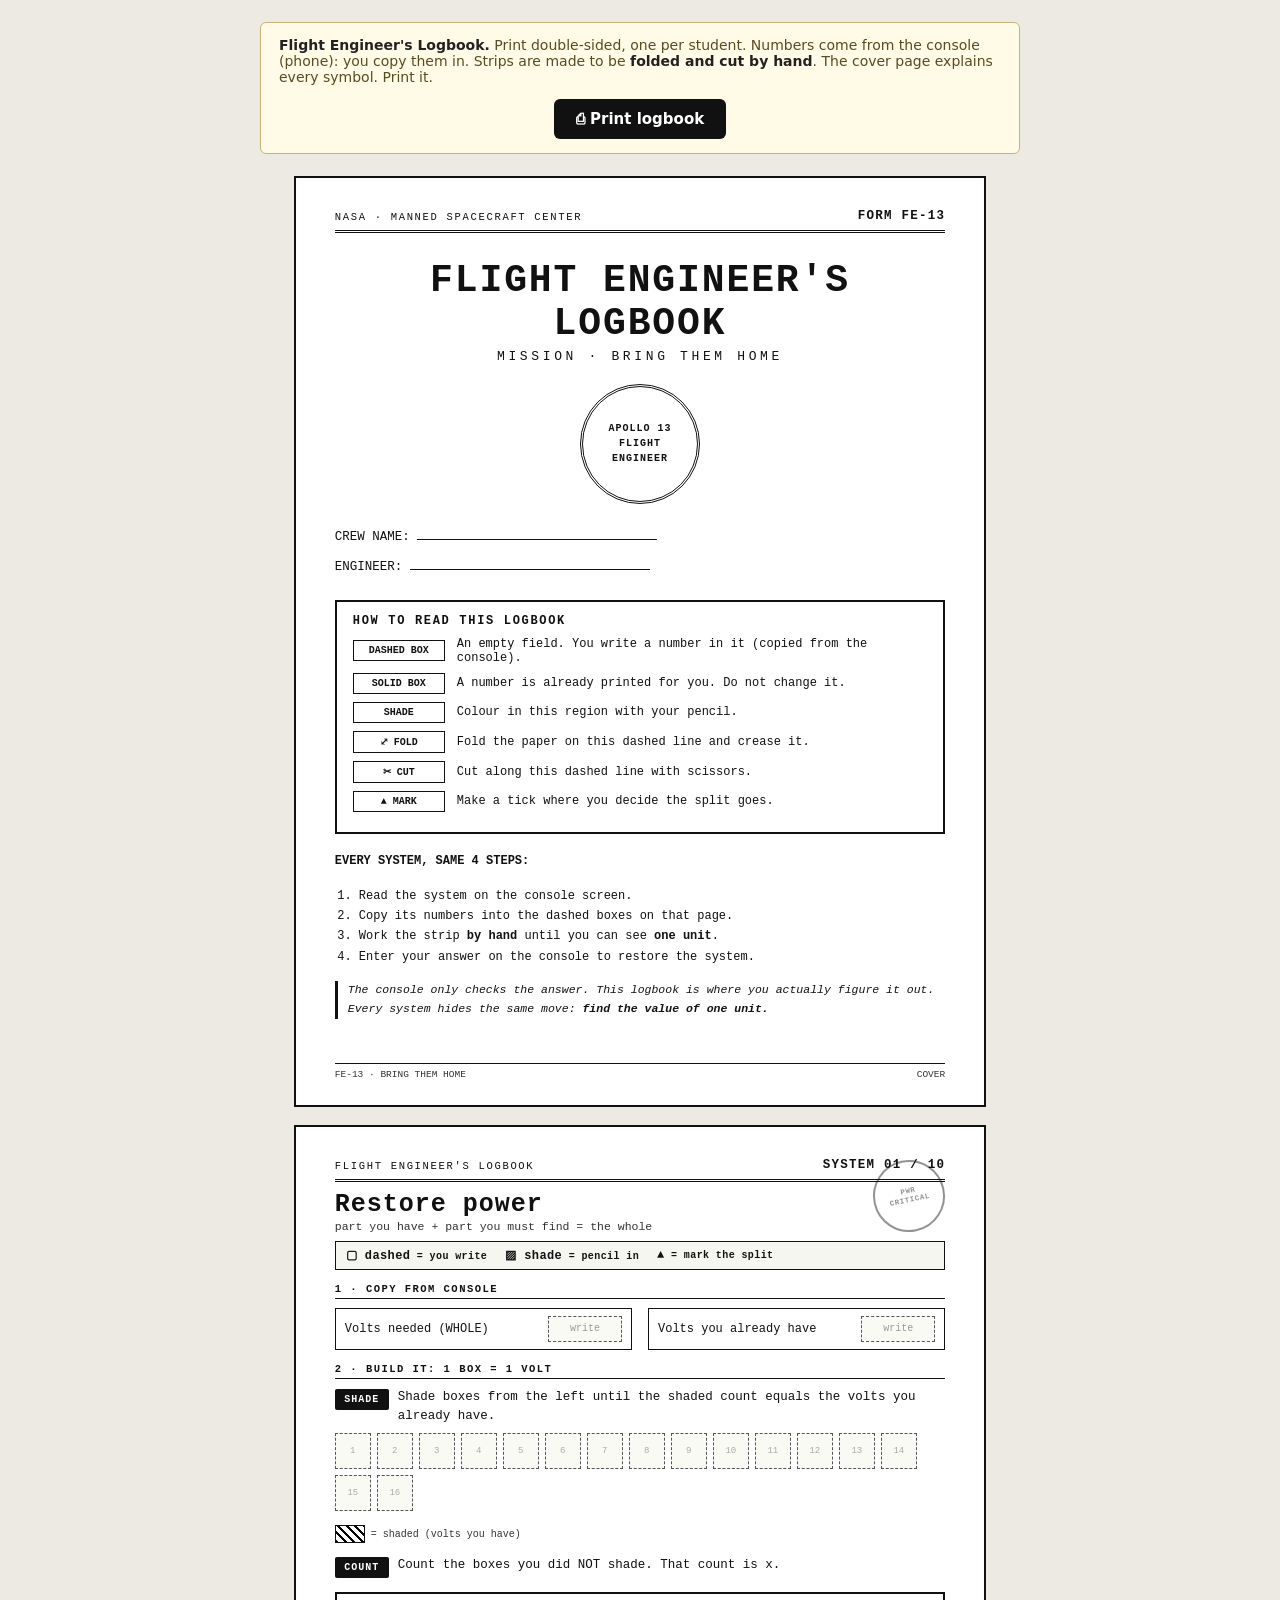
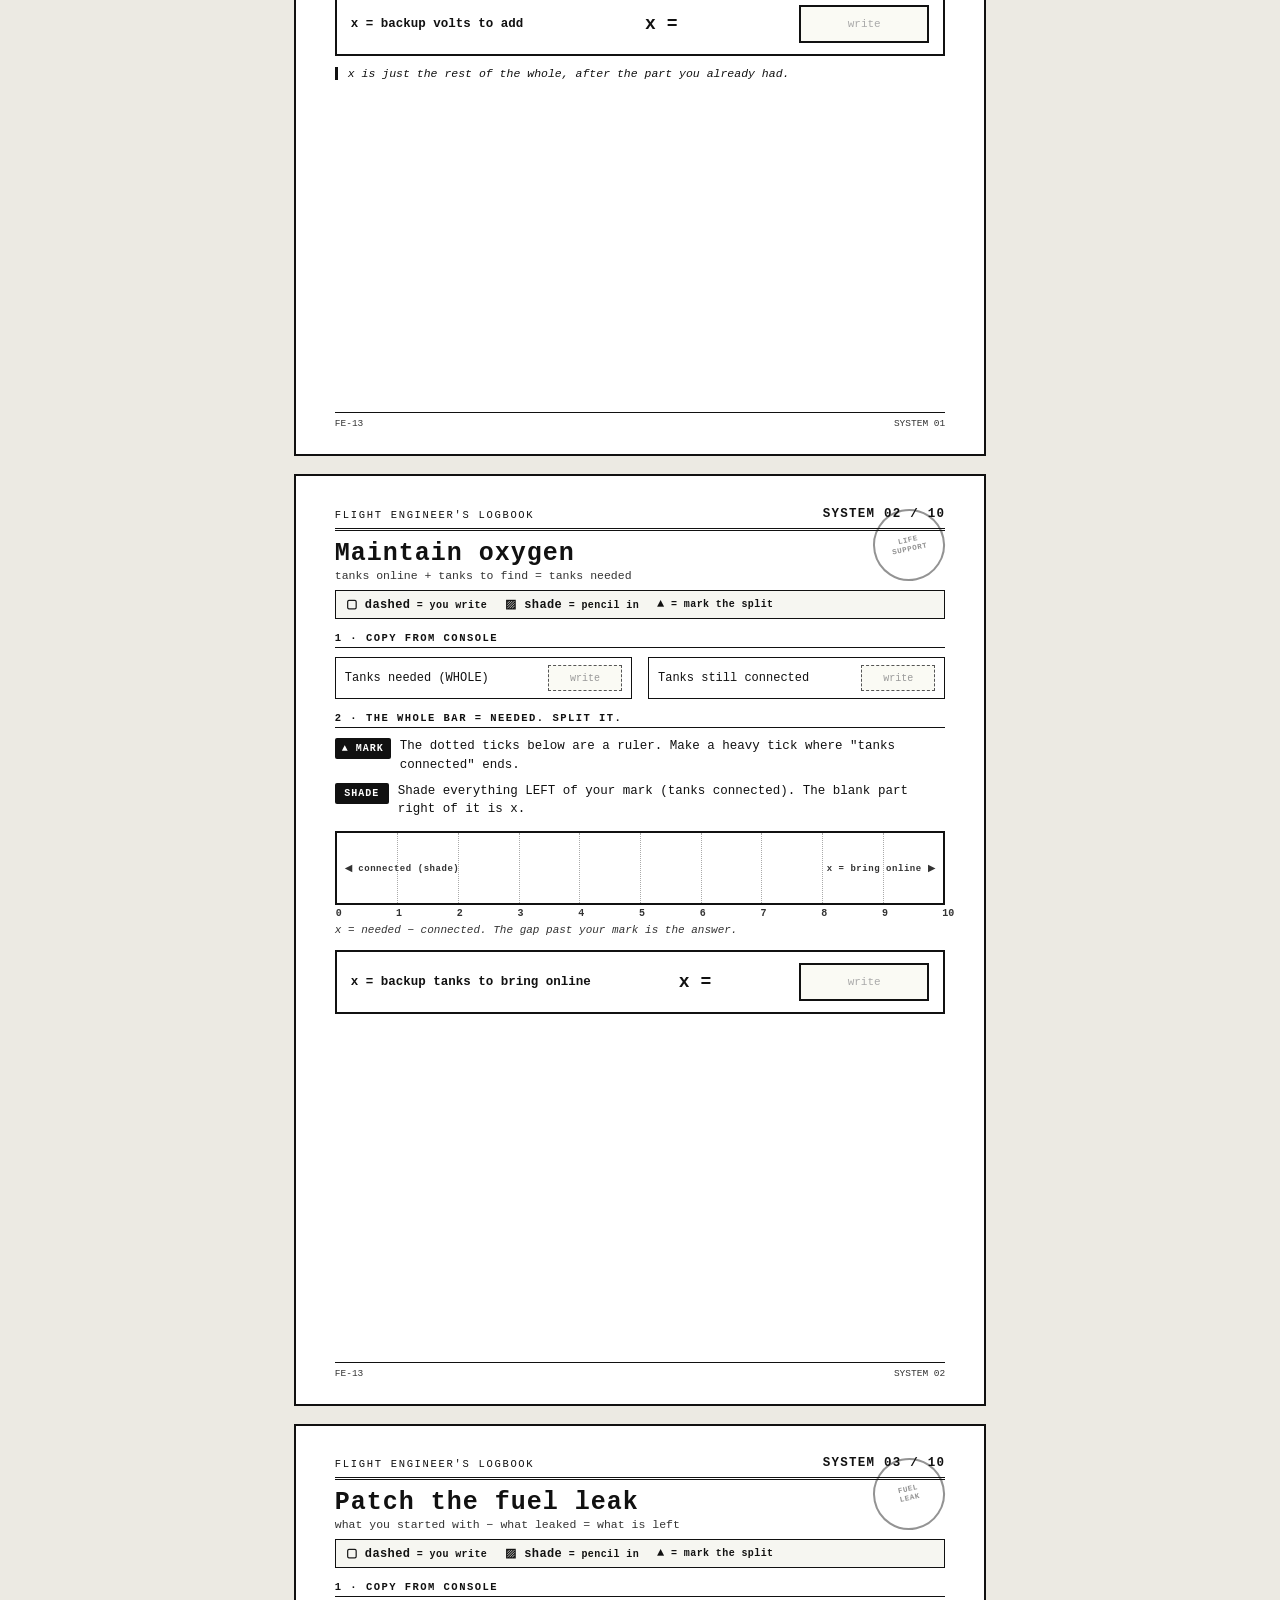
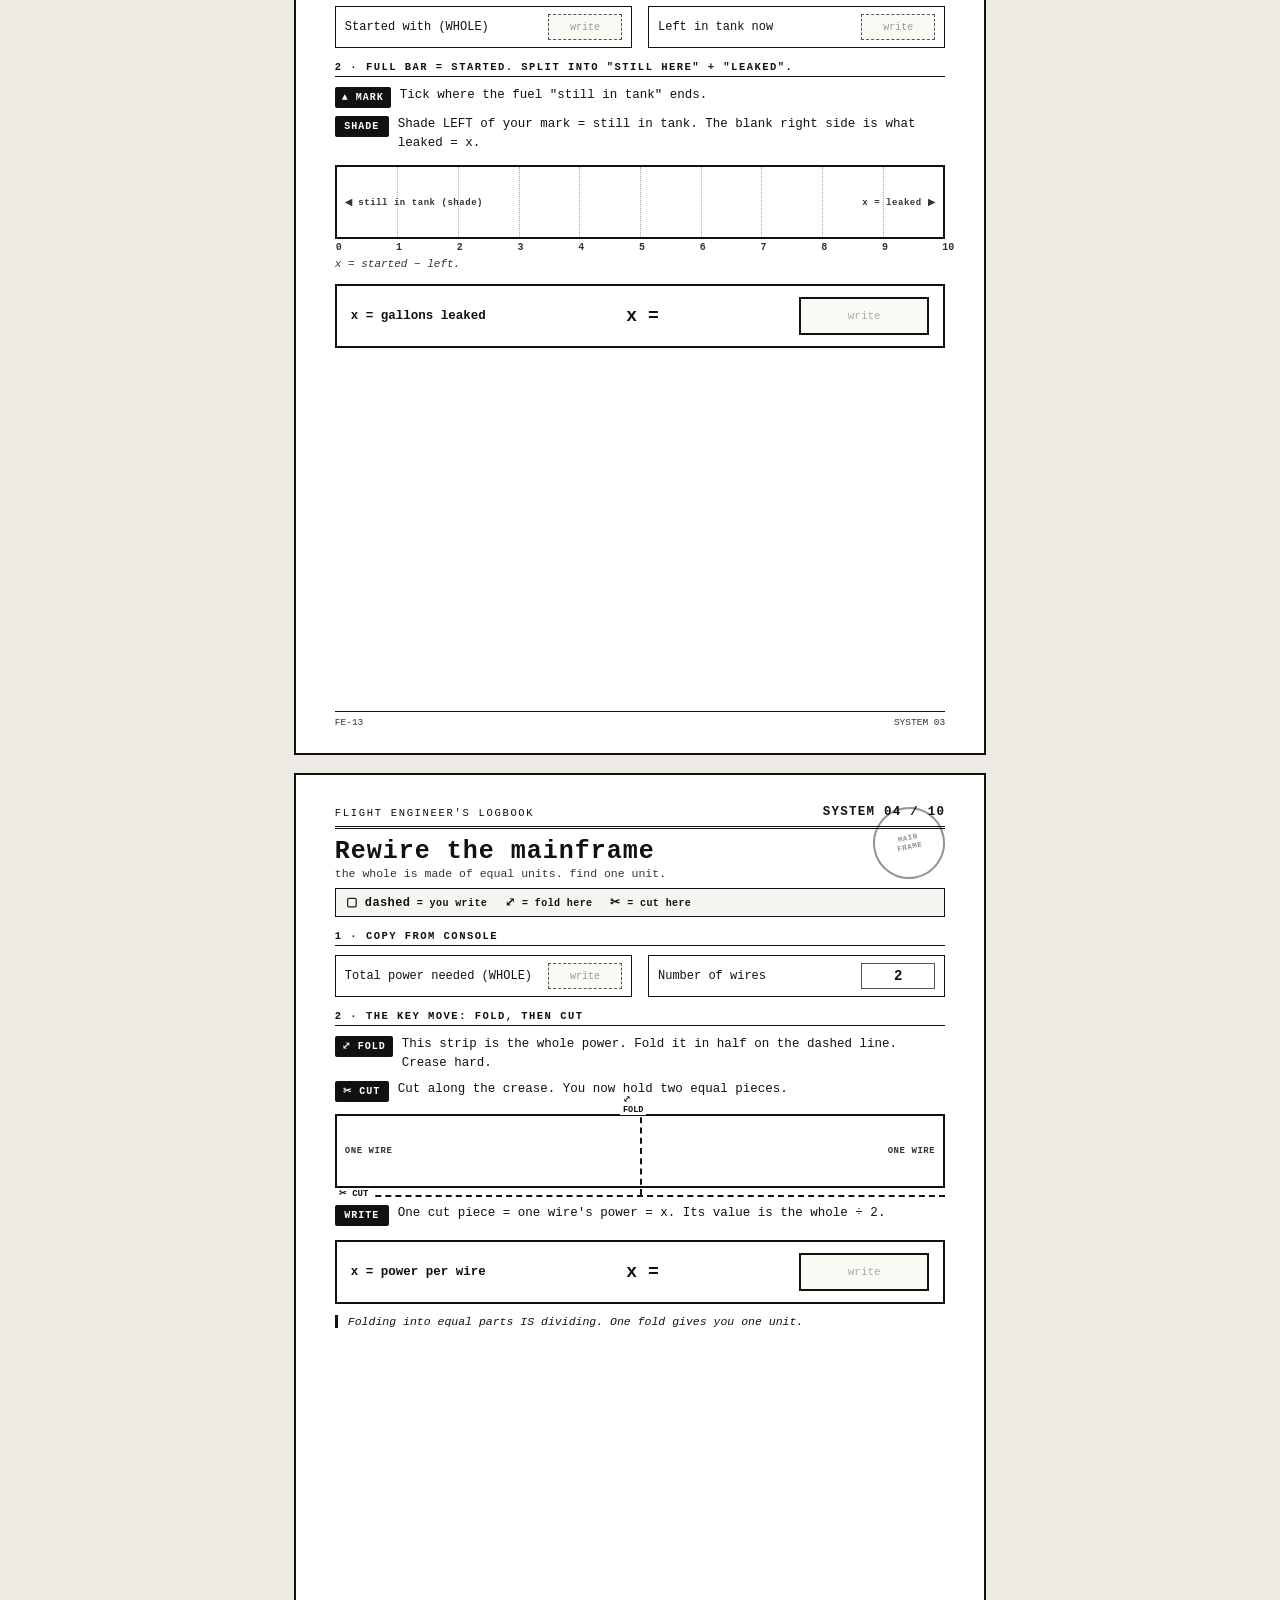
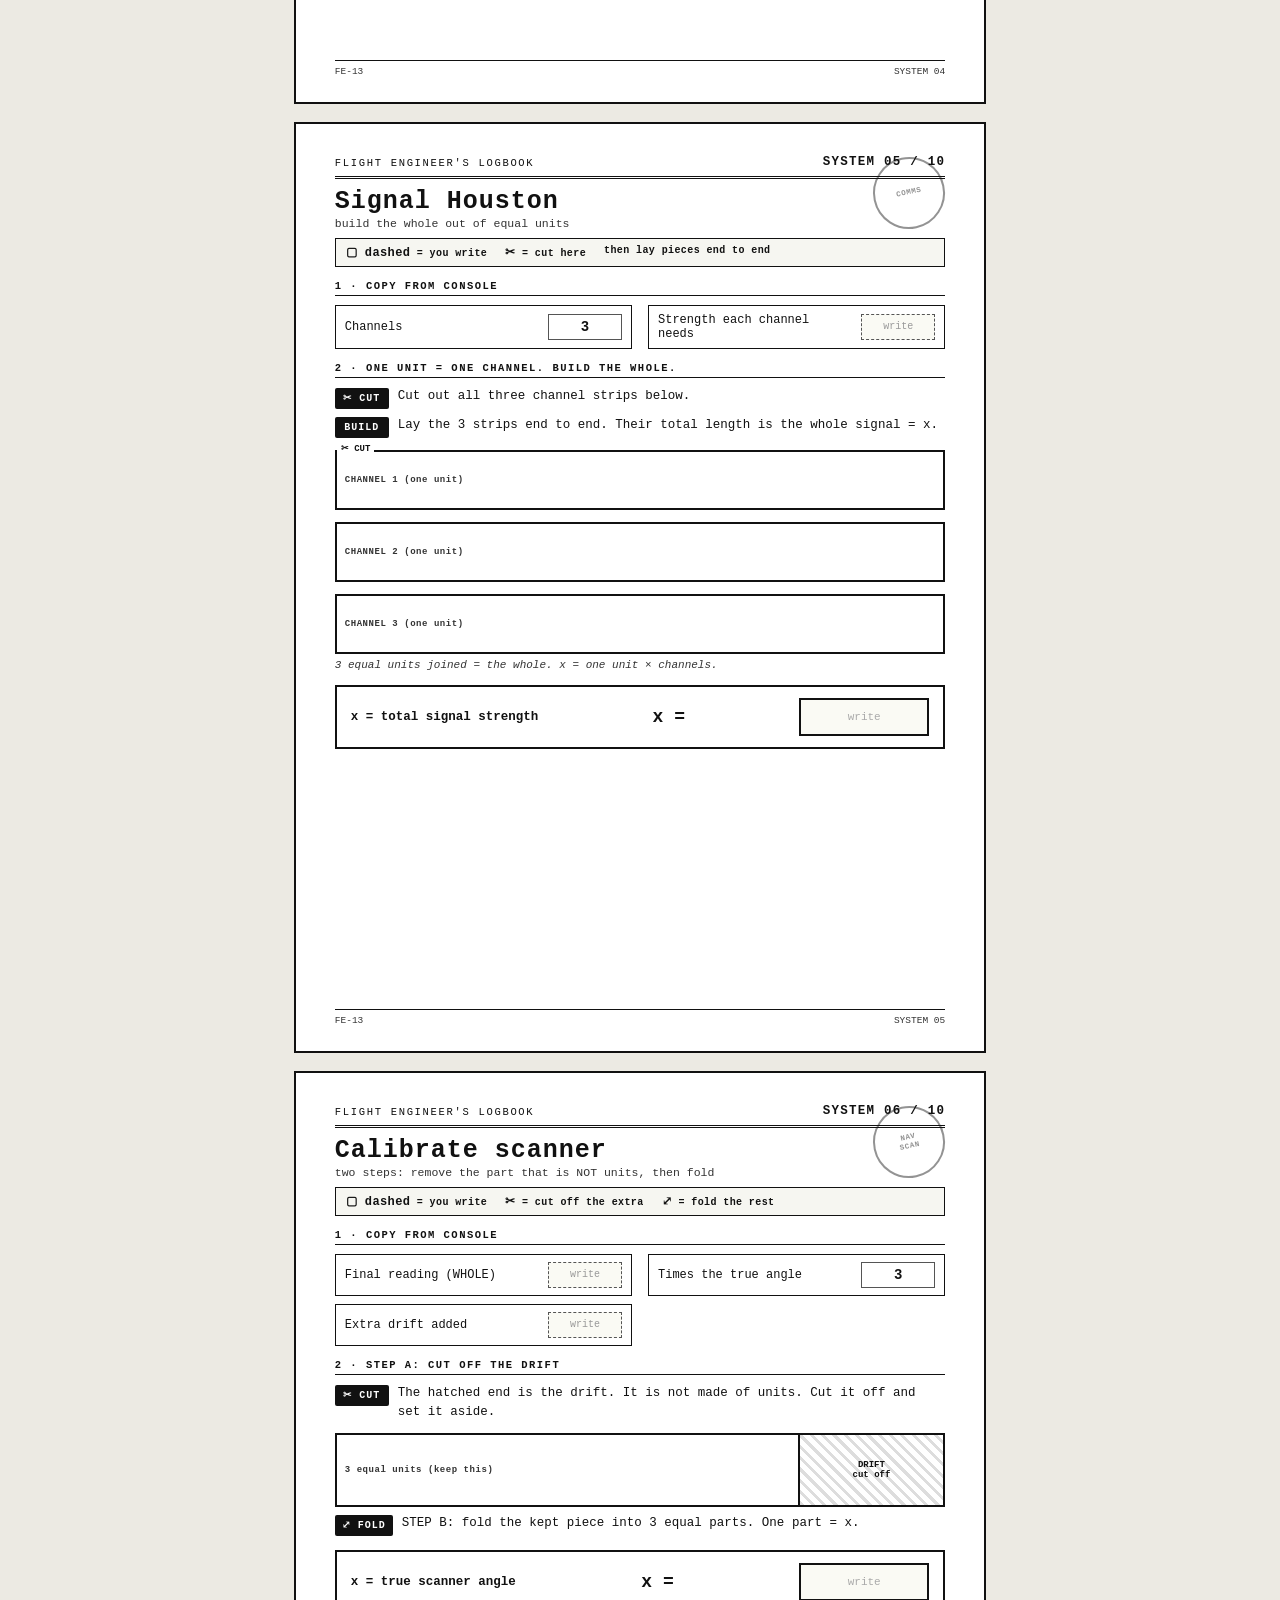
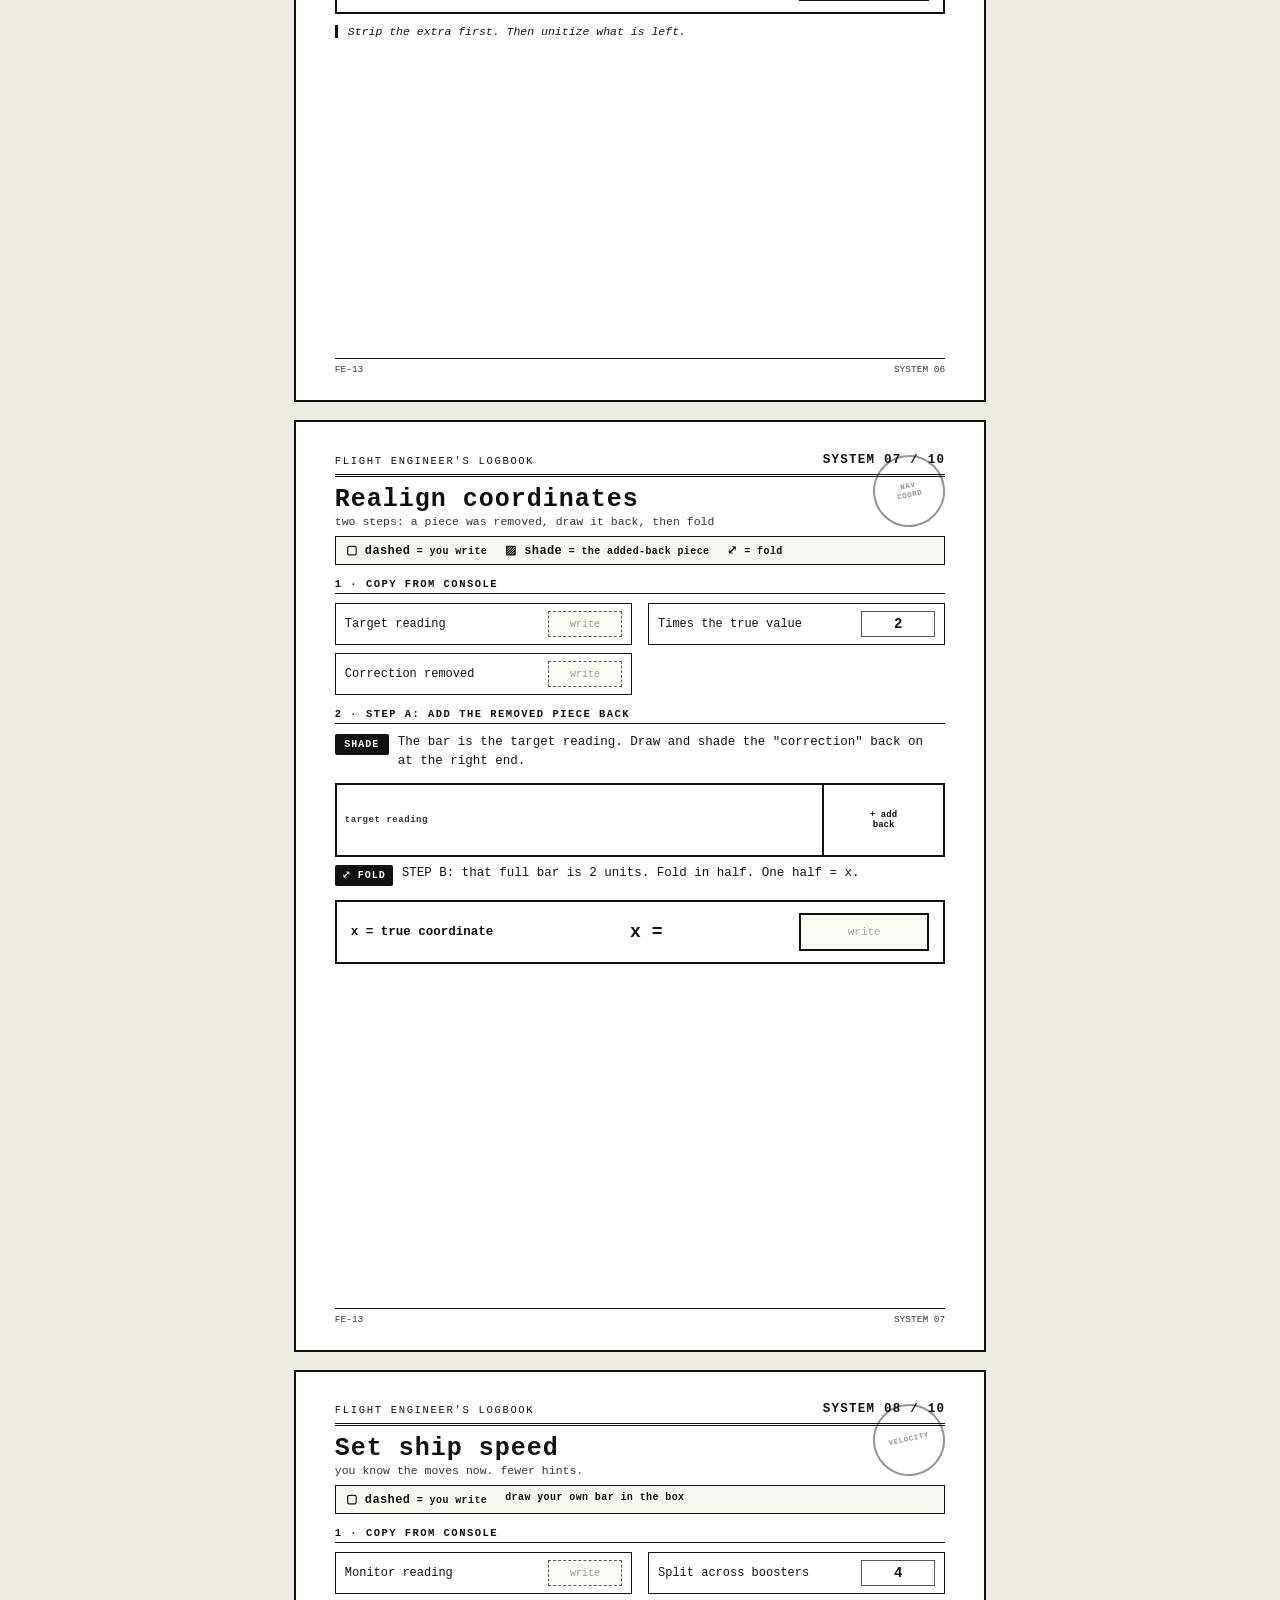
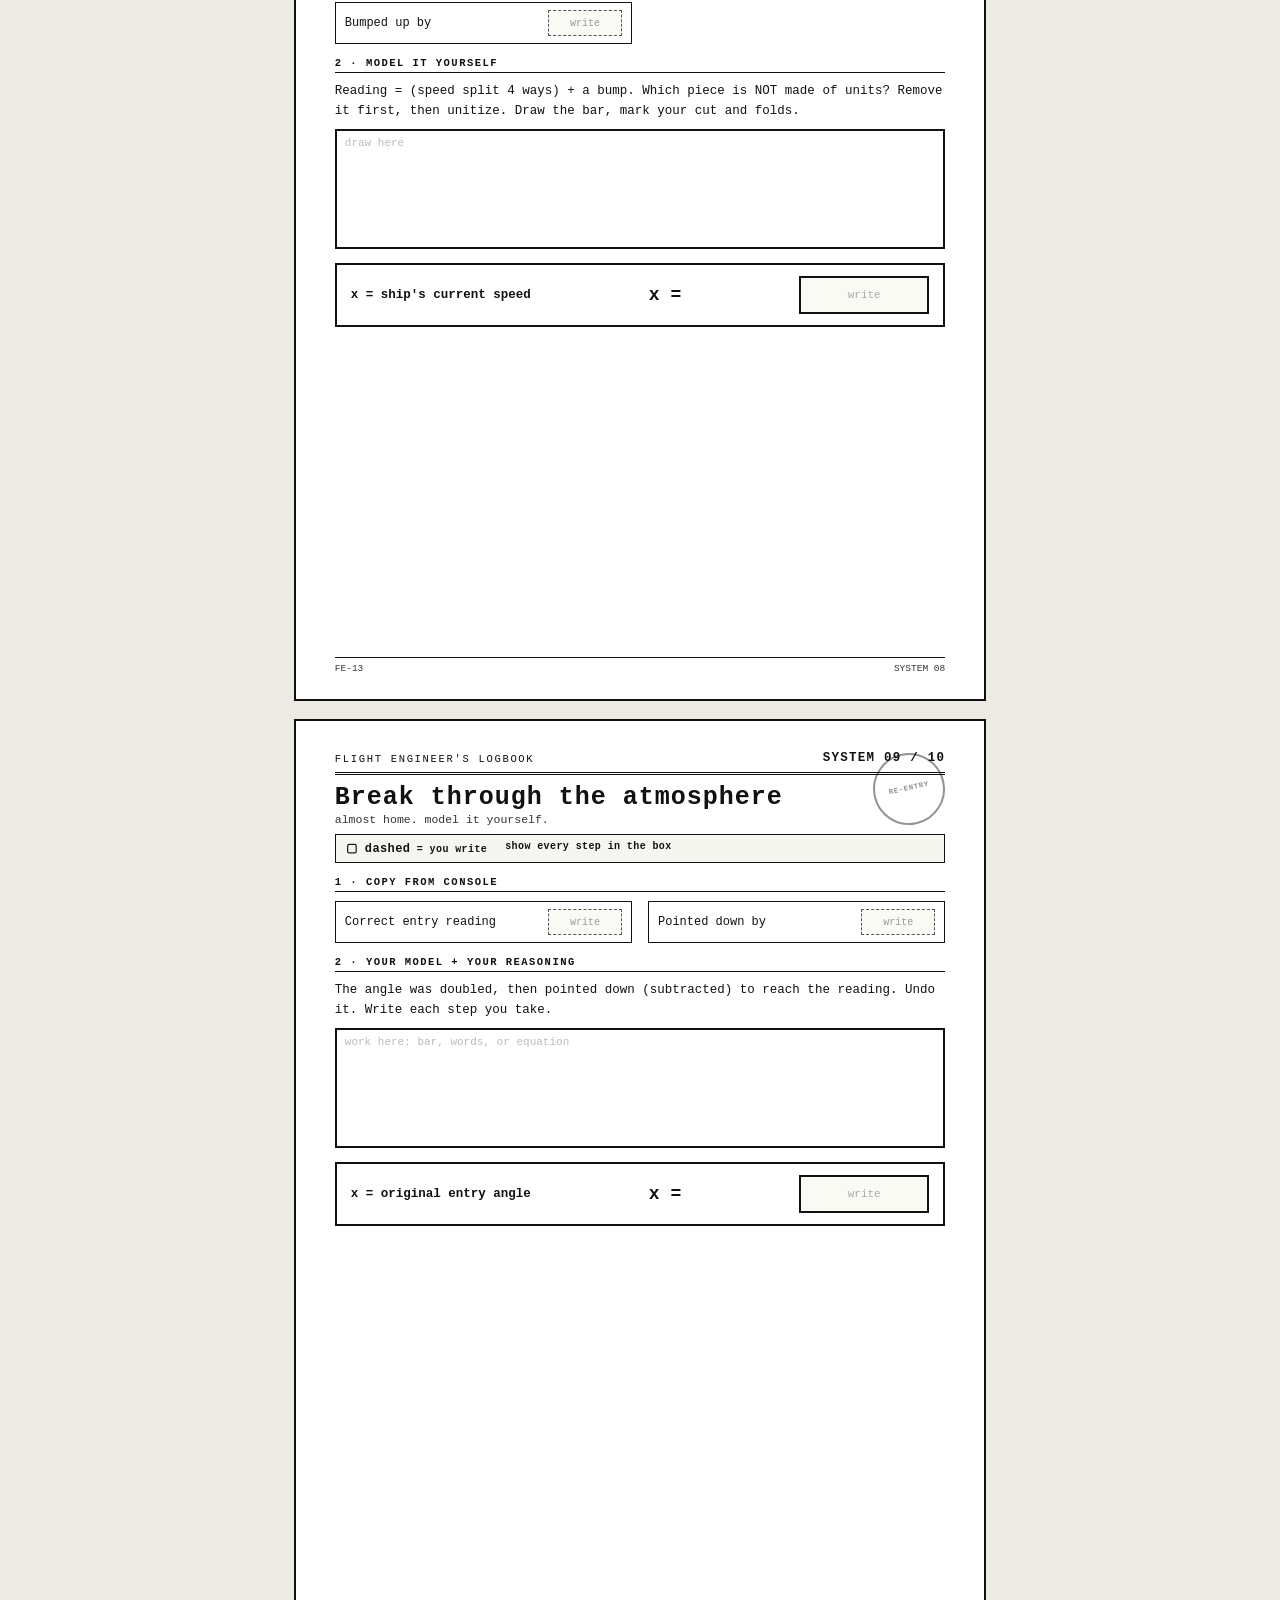
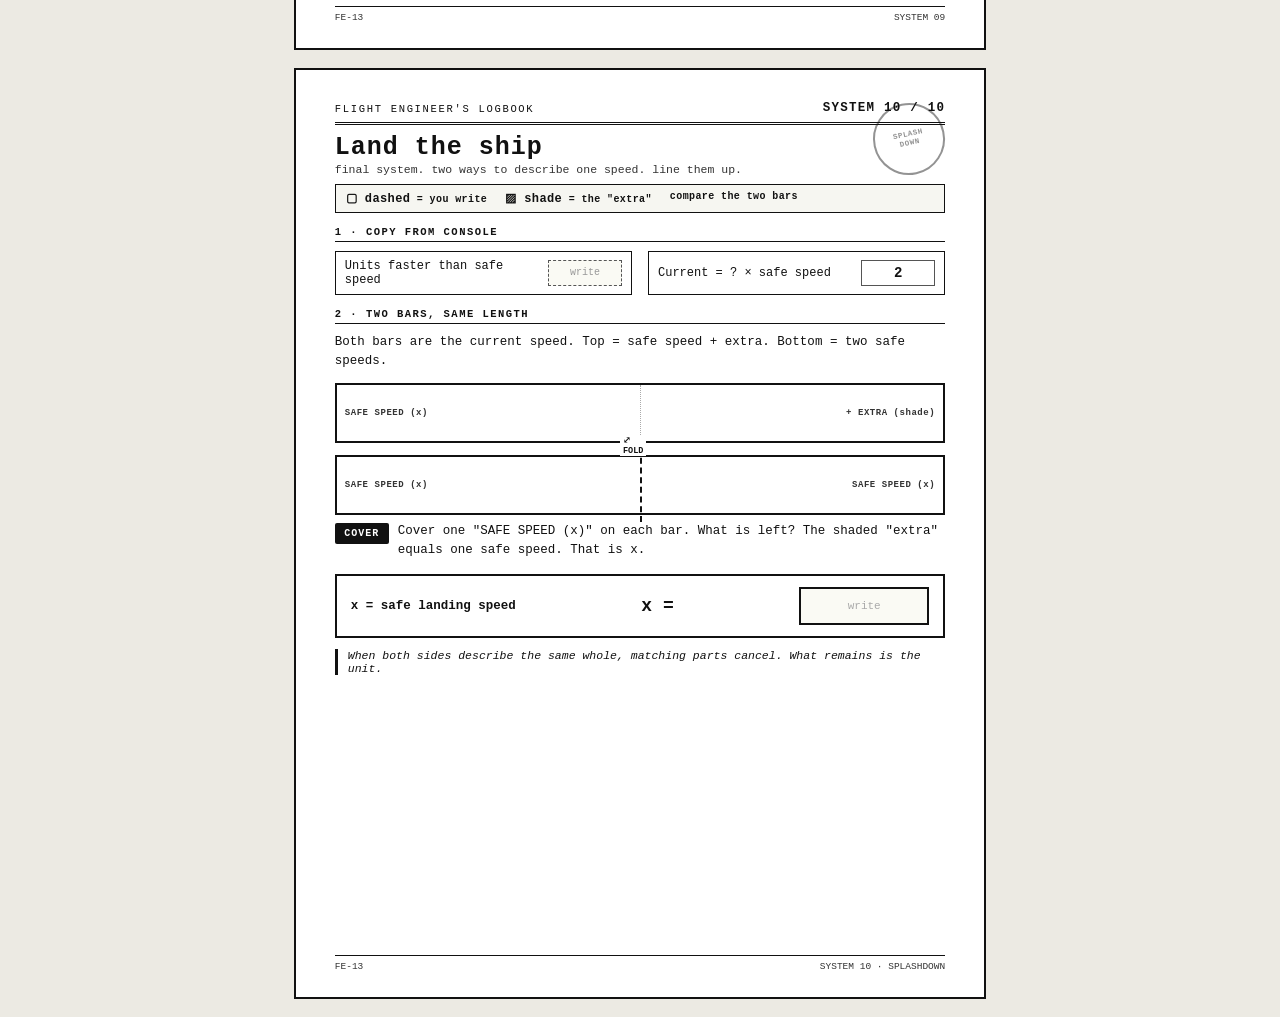
<file: logbook/logbook.html>
<!doctype html>
<html lang="en">
<head>
<meta charset="utf-8" />
<meta name="viewport" content="width=device-width,initial-scale=1" />
<title>Flight Engineer's Logbook · Bring Them Home</title>
<style>
  @page { size: Letter portrait; margin: 0.55in 0.65in; }
  * { box-sizing: border-box; }
  html, body {
    margin: 0; padding: 0; background: #eceae3; color: #111;
    font-family: "Courier New", ui-monospace, Menlo, monospace;
    -webkit-print-color-adjust: exact; print-color-adjust: exact;
  }
  .screen-note {
    max-width: 760px; margin: 22px auto; padding: 14px 18px;
    background: #fffbe6; border: 1px solid #c9b27a; color: #5a4a22;
    font-family: -apple-system, system-ui, sans-serif; font-size: 14px; border-radius: 6px;
  }
  .screen-note b { color: #222; }
  .printbtn {
    display:block; margin: 14px auto 0; padding: 11px 22px; font-size:15px;
    font-family: system-ui, sans-serif; font-weight:600; cursor:pointer;
    background:#111; color:#fff; border:none; border-radius:6px;
  }
  @media print { .screen-note { display:none; } }

  .page {
    background:#fff; width:7.2in; min-height:9.7in; margin:18px auto;
    padding:0.32in 0.4in 0.5in; border:2px solid #111; position:relative;
    page-break-after: always;
  }
  .page:last-child { page-break-after:auto; }
  @media print { body{background:#fff;} .page{width:auto;min-height:auto;margin:0;border:none;padding:0;} }

  .hdr { display:flex; justify-content:space-between; align-items:flex-end;
    border-bottom:3px double #111; padding-bottom:7px; }
  .hdr .doc { font-size:10.5px; letter-spacing:0.16em; }
  .hdr .sys { font-size:12.5px; font-weight:bold; letter-spacing:0.1em; }
  .ribbon { font-size:25px; font-weight:bold; letter-spacing:0.04em; margin:8px 0 1px; }
  .sub { font-size:11.5px; color:#333; margin-bottom:8px; }
  .stamp {
    position:absolute; top:0.34in; right:0.4in; border:2px solid #111; border-radius:50%;
    width:72px; height:72px; display:flex; align-items:center; justify-content:center;
    text-align:center; font-size:7.5px; font-weight:bold; letter-spacing:0.08em;
    transform:rotate(-12deg); line-height:1.25; opacity:0.45;
  }

  /* key/legend */
  .legend {
    display:flex; gap:18px; flex-wrap:wrap; font-size:10px; font-weight:bold;
    letter-spacing:0.04em; border:1px solid #111; padding:6px 10px; margin:6px 0 12px;
    background:#f6f6f1;
  }
  .legend span b { font-size:12px; }

  .block { margin:13px 0; }
  .label {
    font-size:10.5px; font-weight:bold; letter-spacing:0.14em;
    border-bottom:1px solid #111; padding-bottom:3px; margin-bottom:9px;
  }
  .instr { font-size:12.5px; line-height:1.55; margin:6px 0; }

  /* action chip */
  .do { display:flex; align-items:flex-start; gap:9px; font-size:12.5px; line-height:1.5; margin:7px 0; }
  .chip {
    flex:0 0 auto; display:inline-block; min-width:54px; text-align:center;
    background:#111; color:#fff; font-size:10px; font-weight:bold; letter-spacing:0.1em;
    padding:3px 7px; border-radius:2px; margin-top:1px;
  }

  /* console copy: obvious empty fields */
  .copy-grid { display:grid; grid-template-columns:1fr 1fr; gap:8px 16px; margin-top:4px; }
  .kv {
    border:1.5px solid #111; padding:7px 9px; display:flex;
    justify-content:space-between; align-items:center; gap:10px; font-size:12px;
  }
  .kv .blank {
    flex:0 0 auto; width:74px; height:26px; border:1.5px dashed #555;
    background:#fafaf4; display:flex; align-items:center; justify-content:center;
    font-size:10px; color:#999;
  }
  .kv .given { border-style:solid; background:#fff; color:#111; font-weight:bold; font-size:14px; }

  /* work strip: always blank, student marks it */
  .strip-wrap { margin:12px 0 4px; }
  .strip {
    height:60px; border:2px solid #111; position:relative; background:#fff;
  }
  .strip.tall { height:74px; }
  .guide { position:absolute; top:0; bottom:0; border-left:1px dotted #aaa; }
  .ruler-scale {
    display:flex; justify-content:space-between; align-items:flex-start;
    font-size:10px; font-weight:bold; color:#333; margin:3px 1px 0;
  }
  .ruler-scale span { width:1px; text-align:center; transform:translateX(-50%); }
  .ruler-scale span:first-child { transform:translateX(0); }
  .ruler-scale span:last-child { transform:translateX(-100%); }
  .foldmark {
    position:absolute; top:-9px; bottom:-9px; border-left:2px dashed #111;
  }
  .foldmark::after {
    content:"⤢ FOLD"; position:absolute; top:-13px; left:-22px; font-size:8.5px;
    font-weight:bold; background:#fff; padding:0 3px;
  }
  .ziptab {
    position:absolute; font-size:9px; font-weight:bold; letter-spacing:0.06em;
    top:50%; transform:translateY(-50%); color:#333;
  }
  .endzone {
    position:absolute; top:0; bottom:0; right:0; border-left:2px solid #111;
    background:repeating-linear-gradient(45deg,#ddd 0 3px,#fff 3px 8px);
    display:flex; align-items:center; justify-content:center;
    font-size:9px; font-weight:bold; text-align:center; padding:2px;
  }
  .cut {
    border-top:2px dashed #111; margin:7px 0 2px; position:relative;
  }
  .cut::before {
    content:"✂ CUT"; position:absolute; left:0; top:-9px; font-size:9px; font-weight:bold;
    background:#fff; padding:0 4px;
  }
  .hand { font-size:11px; font-style:italic; color:#333; margin:5px 0 0; }

  /* numbered boxes the student fills/shades */
  .boxrow { display:flex; flex-wrap:wrap; gap:6px; margin:8px 0; }
  .bx {
    width:36px; height:36px; border:1.5px dashed #555; display:flex;
    align-items:center; justify-content:center; font-size:9px; color:#aaa; background:#fafaf4;
  }
  .shade-key {
    display:inline-flex; align-items:center; gap:6px; font-size:10px; color:#333; margin:6px 0;
  }
  .shade-swatch {
    width:30px; height:18px; border:1.5px solid #111;
    background:repeating-linear-gradient(45deg,#000 0 2px,#fff 2px 6px);
  }

  .ansbox {
    border:2px solid #111; padding:11px 14px; margin-top:14px;
    display:flex; align-items:center; justify-content:space-between; gap:12px;
  }
  .ansbox .q { font-size:12.5px; font-weight:bold; }
  .ansbox .write {
    width:130px; height:38px; border:2px solid #111; background:#fafaf4;
    display:flex; align-items:center; justify-content:center; font-size:11px; color:#aaa;
  }
  .ansbox .x { font-size:18px; font-weight:bold; }

  .think { font-size:11.5px; font-style:italic; border-left:3px solid #111; padding-left:10px; margin:11px 0 0; }
  .freebox {
    border:2px solid #111; height:120px; margin-top:8px; background:#fff;
    display:flex; align-items:flex-start; justify-content:flex-start;
    font-size:11px; color:#bbb; padding:6px 8px;
  }
  .foot {
    position:absolute; bottom:0.26in; left:0.4in; right:0.4in; border-top:1px solid #111;
    padding-top:5px; font-size:9.5px; display:flex; justify-content:space-between; color:#333;
  }

  /* cover */
  .cover { text-align:center; }
  .cover .big { font-size:38px; font-weight:bold; letter-spacing:0.05em; margin:26px 0 4px; }
  .cover .mission { font-size:13px; letter-spacing:0.28em; margin-bottom:20px; }
  .seal {
    margin:18px auto; border:3px double #111; border-radius:50%; width:120px; height:120px;
    display:flex; align-items:center; justify-content:center; font-size:10px; font-weight:bold;
    letter-spacing:0.1em; text-align:center; line-height:1.5;
  }
  .keycard { border:2px solid #111; text-align:left; margin:18px 0; padding:12px 16px; }
  .keycard h4 { margin:0 0 9px; font-size:12px; letter-spacing:0.14em; }
  .keyitem { display:flex; align-items:center; gap:12px; font-size:12px; margin:8px 0; }
  .keyitem .sym {
    flex:0 0 92px; font-size:10px; font-weight:bold; text-align:center;
    border:1px solid #111; padding:4px 4px;
  }
  .cover ol { text-align:left; font-size:12px; line-height:1.7; margin:14px 4px; padding-left:20px; }
  .crewline { text-align:left; font-size:12.5px; margin:16px 0; line-height:2.4; }
  .wline { display:inline-block; min-width:240px; border-bottom:1.5px solid #111; }
</style>
</head>
<body>

<div class="screen-note">
  <b>Flight Engineer's Logbook.</b> Print double-sided, one per student. Numbers come from the
  console (phone): you copy them in. Strips are made to be <b>folded and cut by hand</b>. The cover
  page explains every symbol. Print it.
  <button class="printbtn" onclick="window.print()">⎙ Print logbook</button>
</div>

<!-- ========================= COVER ========================= -->
<section class="page cover">
  <div class="hdr"><div class="doc">NASA · MANNED SPACECRAFT CENTER</div><div class="sys">FORM FE-13</div></div>
  <div class="big">FLIGHT ENGINEER'S<br/>LOGBOOK</div>
  <div class="mission">MISSION · BRING THEM HOME</div>
  <div class="seal">APOLLO 13<br/>FLIGHT<br/>ENGINEER</div>

  <div class="crewline">
    CREW NAME: <span class="wline"></span><br/>
    ENGINEER: <span class="wline"></span>
  </div>

  <div class="keycard">
    <h4>HOW TO READ THIS LOGBOOK</h4>
    <div class="keyitem"><span class="sym">DASHED&nbsp;BOX</span> An empty field. You write a number in it (copied from the console).</div>
    <div class="keyitem"><span class="sym">SOLID&nbsp;BOX</span> A number is already printed for you. Do not change it.</div>
    <div class="keyitem"><span class="sym">SHADE</span> Colour in this region with your pencil.</div>
    <div class="keyitem"><span class="sym">⤢ FOLD</span> Fold the paper on this dashed line and crease it.</div>
    <div class="keyitem"><span class="sym">✂ CUT</span> Cut along this dashed line with scissors.</div>
    <div class="keyitem"><span class="sym">▲ MARK</span> Make a tick where you decide the split goes.</div>
  </div>

  <div style="text-align:left; font-size:12px; line-height:1.65;">
    <b>EVERY SYSTEM, SAME 4 STEPS:</b>
    <ol>
      <li>Read the system on the console screen.</li>
      <li>Copy its numbers into the dashed boxes on that page.</li>
      <li>Work the strip <b>by hand</b> until you can see <b>one unit</b>.</li>
      <li>Enter your answer on the console to restore the system.</li>
    </ol>
    <div class="think">The console only checks the answer. This logbook is where you actually
    figure it out. Every system hides the same move: <b>find the value of one unit.</b></div>
  </div>
  <div class="foot"><span>FE-13 · BRING THEM HOME</span><span>COVER</span></div>
</section>

<!-- ===================== SYSTEM 01: x + a = b ===================== -->
<section class="page">
  <div class="hdr"><div class="doc">FLIGHT ENGINEER'S LOGBOOK</div><div class="sys">SYSTEM 01 / 10</div></div>
  <div class="ribbon">Restore power</div>
  <div class="sub">part you have + part you must find = the whole</div>
  <div class="stamp">PWR<br/>CRITICAL</div>
  <div class="legend"><span><b>▢ dashed</b> = you write</span><span><b>▨ shade</b> = pencil in</span><span><b>▲</b> = mark the split</span></div>

  <div class="block">
    <div class="label">1 · COPY FROM CONSOLE</div>
    <div class="copy-grid">
      <div class="kv">Volts needed (WHOLE) <span class="blank">write</span></div>
      <div class="kv">Volts you already have <span class="blank">write</span></div>
    </div>
  </div>

  <div class="block">
    <div class="label">2 · BUILD IT: 1 BOX = 1 VOLT</div>
    <div class="do"><span class="chip">SHADE</span> Shade boxes from the left until the shaded count equals the volts you already have.</div>
    <div class="boxrow">
      <div class="bx">1</div><div class="bx">2</div><div class="bx">3</div><div class="bx">4</div>
      <div class="bx">5</div><div class="bx">6</div><div class="bx">7</div><div class="bx">8</div>
      <div class="bx">9</div><div class="bx">10</div><div class="bx">11</div><div class="bx">12</div>
      <div class="bx">13</div><div class="bx">14</div><div class="bx">15</div><div class="bx">16</div>
    </div>
    <div class="shade-key"><span class="shade-swatch"></span> = shaded (volts you have)</div>
    <div class="do"><span class="chip">COUNT</span> Count the boxes you did NOT shade. That count is x.</div>
  </div>

  <div class="ansbox"><span class="q">x = backup volts to add</span><span class="x">x =</span><span class="write">write</span></div>
  <div class="think">x is just the rest of the whole, after the part you already had.</div>
  <div class="foot"><span>FE-13</span><span>SYSTEM 01</span></div>
</section>

<!-- ===================== SYSTEM 02: x + a = b ===================== -->
<section class="page">
  <div class="hdr"><div class="doc">FLIGHT ENGINEER'S LOGBOOK</div><div class="sys">SYSTEM 02 / 10</div></div>
  <div class="ribbon">Maintain oxygen</div>
  <div class="sub">tanks online + tanks to find = tanks needed</div>
  <div class="stamp">LIFE<br/>SUPPORT</div>
  <div class="legend"><span><b>▢ dashed</b> = you write</span><span><b>▨ shade</b> = pencil in</span><span><b>▲</b> = mark the split</span></div>

  <div class="block">
    <div class="label">1 · COPY FROM CONSOLE</div>
    <div class="copy-grid">
      <div class="kv">Tanks needed (WHOLE) <span class="blank">write</span></div>
      <div class="kv">Tanks still connected <span class="blank">write</span></div>
    </div>
  </div>

  <div class="block">
    <div class="label">2 · THE WHOLE BAR = NEEDED. SPLIT IT.</div>
    <div class="do"><span class="chip">▲ MARK</span> The dotted ticks below are a ruler. Make a heavy tick where "tanks connected" ends.</div>
    <div class="do"><span class="chip">SHADE</span> Shade everything LEFT of your mark (tanks connected). The blank part right of it is x.</div>
    <div class="strip-wrap">
      <div class="strip tall">
        <div class="guide" style="left:10%"></div><div class="guide" style="left:20%"></div>
        <div class="guide" style="left:30%"></div><div class="guide" style="left:40%"></div>
        <div class="guide" style="left:50%"></div><div class="guide" style="left:60%"></div>
        <div class="guide" style="left:70%"></div><div class="guide" style="left:80%"></div>
        <div class="guide" style="left:90%"></div>
        <div class="ziptab" style="left:8px;">◀ connected (shade)</div>
        <div class="ziptab" style="right:8px;">x = bring online ▶</div>
      </div>
      <div class="ruler-scale">
        <span>0</span><span>1</span><span>2</span><span>3</span><span>4</span><span>5</span>
        <span>6</span><span>7</span><span>8</span><span>9</span><span>10</span>
      </div>
    </div>
    <div class="hand">x = needed − connected. The gap past your mark is the answer.</div>
  </div>

  <div class="ansbox"><span class="q">x = backup tanks to bring online</span><span class="x">x =</span><span class="write">write</span></div>
  <div class="foot"><span>FE-13</span><span>SYSTEM 02</span></div>
</section>

<!-- ===================== SYSTEM 03: b − x = a ===================== -->
<section class="page">
  <div class="hdr"><div class="doc">FLIGHT ENGINEER'S LOGBOOK</div><div class="sys">SYSTEM 03 / 10</div></div>
  <div class="ribbon">Patch the fuel leak</div>
  <div class="sub">what you started with − what leaked = what is left</div>
  <div class="stamp">FUEL<br/>LEAK</div>
  <div class="legend"><span><b>▢ dashed</b> = you write</span><span><b>▨ shade</b> = pencil in</span><span><b>▲</b> = mark the split</span></div>

  <div class="block">
    <div class="label">1 · COPY FROM CONSOLE</div>
    <div class="copy-grid">
      <div class="kv">Started with (WHOLE) <span class="blank">write</span></div>
      <div class="kv">Left in tank now <span class="blank">write</span></div>
    </div>
  </div>

  <div class="block">
    <div class="label">2 · FULL BAR = STARTED. SPLIT INTO "STILL HERE" + "LEAKED".</div>
    <div class="do"><span class="chip">▲ MARK</span> Tick where the fuel "still in tank" ends.</div>
    <div class="do"><span class="chip">SHADE</span> Shade LEFT of your mark = still in tank. The blank right side is what leaked = x.</div>
    <div class="strip-wrap">
      <div class="strip tall">
        <div class="guide" style="left:10%"></div><div class="guide" style="left:20%"></div>
        <div class="guide" style="left:30%"></div><div class="guide" style="left:40%"></div>
        <div class="guide" style="left:50%"></div><div class="guide" style="left:60%"></div>
        <div class="guide" style="left:70%"></div><div class="guide" style="left:80%"></div>
        <div class="guide" style="left:90%"></div>
        <div class="ziptab" style="left:8px;">◀ still in tank (shade)</div>
        <div class="ziptab" style="right:8px;">x = leaked ▶</div>
      </div>
      <div class="ruler-scale">
        <span>0</span><span>1</span><span>2</span><span>3</span><span>4</span><span>5</span>
        <span>6</span><span>7</span><span>8</span><span>9</span><span>10</span>
      </div>
    </div>
    <div class="hand">x = started − left.</div>
  </div>

  <div class="ansbox"><span class="q">x = gallons leaked</span><span class="x">x =</span><span class="write">write</span></div>
  <div class="foot"><span>FE-13</span><span>SYSTEM 03</span></div>
</section>

<!-- ===================== SYSTEM 04: 2x = b  (FOLD/CUT) ===================== -->
<section class="page">
  <div class="hdr"><div class="doc">FLIGHT ENGINEER'S LOGBOOK</div><div class="sys">SYSTEM 04 / 10</div></div>
  <div class="ribbon">Rewire the mainframe</div>
  <div class="sub">the whole is made of equal units. find one unit.</div>
  <div class="stamp">MAIN<br/>FRAME</div>
  <div class="legend"><span><b>▢ dashed</b> = you write</span><span><b>⤢</b> = fold here</span><span><b>✂</b> = cut here</span></div>

  <div class="block">
    <div class="label">1 · COPY FROM CONSOLE</div>
    <div class="copy-grid">
      <div class="kv">Total power needed (WHOLE) <span class="blank">write</span></div>
      <div class="kv">Number of wires <span class="blank given">2</span></div>
    </div>
  </div>

  <div class="block">
    <div class="label">2 · THE KEY MOVE: FOLD, THEN CUT</div>
    <div class="do"><span class="chip">⤢ FOLD</span> This strip is the whole power. Fold it in half on the dashed line. Crease hard.</div>
    <div class="do"><span class="chip">✂ CUT</span> Cut along the crease. You now hold two equal pieces.</div>
    <div class="strip-wrap">
      <div class="strip tall">
        <div class="foldmark" style="left:50%"></div>
        <div class="ziptab" style="left:8px;">ONE WIRE</div>
        <div class="ziptab" style="right:8px;">ONE WIRE</div>
      </div>
    </div>
    <div class="cut"></div>
    <div class="do"><span class="chip">WRITE</span> One cut piece = one wire's power = x. Its value is the whole ÷ 2.</div>
  </div>

  <div class="ansbox"><span class="q">x = power per wire</span><span class="x">x =</span><span class="write">write</span></div>
  <div class="think">Folding into equal parts IS dividing. One fold gives you one unit.</div>
  <div class="foot"><span>FE-13</span><span>SYSTEM 04</span></div>
</section>

<!-- ===================== SYSTEM 05: x ÷ k = r  (BUILD FROM UNIT) ===================== -->
<section class="page">
  <div class="hdr"><div class="doc">FLIGHT ENGINEER'S LOGBOOK</div><div class="sys">SYSTEM 05 / 10</div></div>
  <div class="ribbon">Signal Houston</div>
  <div class="sub">build the whole out of equal units</div>
  <div class="stamp">COMMS</div>
  <div class="legend"><span><b>▢ dashed</b> = you write</span><span><b>✂</b> = cut here</span><span>then lay pieces end to end</span></div>

  <div class="block">
    <div class="label">1 · COPY FROM CONSOLE</div>
    <div class="copy-grid">
      <div class="kv">Channels <span class="blank given">3</span></div>
      <div class="kv">Strength each channel needs <span class="blank">write</span></div>
    </div>
  </div>

  <div class="block">
    <div class="label">2 · ONE UNIT = ONE CHANNEL. BUILD THE WHOLE.</div>
    <div class="do"><span class="chip">✂ CUT</span> Cut out all three channel strips below.</div>
    <div class="do"><span class="chip">BUILD</span> Lay the 3 strips end to end. Their total length is the whole signal = x.</div>
    <div class="strip-wrap"><div class="strip"><div class="cut" style="margin:0;border:none;"></div><div class="ziptab" style="left:8px;">CHANNEL 1 (one unit)</div></div></div>
    <div class="strip-wrap"><div class="strip"><div class="ziptab" style="left:8px;">CHANNEL 2 (one unit)</div></div></div>
    <div class="strip-wrap"><div class="strip"><div class="ziptab" style="left:8px;">CHANNEL 3 (one unit)</div></div></div>
    <div class="hand">3 equal units joined = the whole. x = one unit × channels.</div>
  </div>

  <div class="ansbox"><span class="q">x = total signal strength</span><span class="x">x =</span><span class="write">write</span></div>
  <div class="foot"><span>FE-13</span><span>SYSTEM 05</span></div>
</section>

<!-- ===================== SYSTEM 06: kx + c = t ===================== -->
<section class="page">
  <div class="hdr"><div class="doc">FLIGHT ENGINEER'S LOGBOOK</div><div class="sys">SYSTEM 06 / 10</div></div>
  <div class="ribbon">Calibrate scanner</div>
  <div class="sub">two steps: remove the part that is NOT units, then fold</div>
  <div class="stamp">NAV<br/>SCAN</div>
  <div class="legend"><span><b>▢ dashed</b> = you write</span><span><b>✂</b> = cut off the extra</span><span><b>⤢</b> = fold the rest</span></div>

  <div class="block">
    <div class="label">1 · COPY FROM CONSOLE</div>
    <div class="copy-grid">
      <div class="kv">Final reading (WHOLE) <span class="blank">write</span></div>
      <div class="kv">Times the true angle <span class="blank given">3</span></div>
      <div class="kv">Extra drift added <span class="blank">write</span></div>
      <div class="kv" style="border:none;"></div>
    </div>
  </div>

  <div class="block">
    <div class="label">2 · STEP A: CUT OFF THE DRIFT</div>
    <div class="do"><span class="chip">✂ CUT</span> The hatched end is the drift. It is not made of units. Cut it off and set it aside.</div>
    <div class="strip-wrap">
      <div class="strip tall">
        <div class="ziptab" style="left:8px;">3 equal units (keep this)</div>
        <div class="endzone" style="width:24%;">DRIFT<br/>cut off</div>
      </div>
    </div>
    <div class="do"><span class="chip">⤢ FOLD</span> STEP B: fold the kept piece into 3 equal parts. One part = x.</div>
  </div>

  <div class="ansbox"><span class="q">x = true scanner angle</span><span class="x">x =</span><span class="write">write</span></div>
  <div class="think">Strip the extra first. Then unitize what is left.</div>
  <div class="foot"><span>FE-13</span><span>SYSTEM 06</span></div>
</section>

<!-- ===================== SYSTEM 07: kx − c = t ===================== -->
<section class="page">
  <div class="hdr"><div class="doc">FLIGHT ENGINEER'S LOGBOOK</div><div class="sys">SYSTEM 07 / 10</div></div>
  <div class="ribbon">Realign coordinates</div>
  <div class="sub">two steps: a piece was removed, draw it back, then fold</div>
  <div class="stamp">NAV<br/>COORD</div>
  <div class="legend"><span><b>▢ dashed</b> = you write</span><span><b>▨ shade</b> = the added-back piece</span><span><b>⤢</b> = fold</span></div>

  <div class="block">
    <div class="label">1 · COPY FROM CONSOLE</div>
    <div class="copy-grid">
      <div class="kv">Target reading <span class="blank">write</span></div>
      <div class="kv">Times the true value <span class="blank given">2</span></div>
      <div class="kv">Correction removed <span class="blank">write</span></div>
      <div class="kv" style="border:none;"></div>
    </div>
  </div>

  <div class="block">
    <div class="label">2 · STEP A: ADD THE REMOVED PIECE BACK</div>
    <div class="do"><span class="chip">SHADE</span> The bar is the target reading. Draw and shade the "correction" back on at the right end.</div>
    <div class="strip-wrap">
      <div class="strip tall">
        <div class="ziptab" style="left:8px;">target reading</div>
        <div class="endzone" style="width:20%; background:repeating-linear-gradient(45deg,#fff 0 3px,#fff 3px 8px);">+ add<br/>back</div>
      </div>
    </div>
    <div class="do"><span class="chip">⤢ FOLD</span> STEP B: that full bar is 2 units. Fold in half. One half = x.</div>
  </div>

  <div class="ansbox"><span class="q">x = true coordinate</span><span class="x">x =</span><span class="write">write</span></div>
  <div class="foot"><span>FE-13</span><span>SYSTEM 07</span></div>
</section>

<!-- ===================== SYSTEM 08: x ÷ k + c = t  (less guided) ===================== -->
<section class="page">
  <div class="hdr"><div class="doc">FLIGHT ENGINEER'S LOGBOOK</div><div class="sys">SYSTEM 08 / 10</div></div>
  <div class="ribbon">Set ship speed</div>
  <div class="sub">you know the moves now. fewer hints.</div>
  <div class="stamp">VELOCITY</div>
  <div class="legend"><span><b>▢ dashed</b> = you write</span><span>draw your own bar in the box</span></div>

  <div class="block">
    <div class="label">1 · COPY FROM CONSOLE</div>
    <div class="copy-grid">
      <div class="kv">Monitor reading <span class="blank">write</span></div>
      <div class="kv">Split across boosters <span class="blank given">4</span></div>
      <div class="kv">Bumped up by <span class="blank">write</span></div>
      <div class="kv" style="border:none;"></div>
    </div>
  </div>

  <div class="block">
    <div class="label">2 · MODEL IT YOURSELF</div>
    <div class="instr">Reading = (speed split 4 ways) + a bump. Which piece is NOT made of units?
      Remove it first, then unitize. Draw the bar, mark your cut and folds.</div>
    <div class="freebox">draw here</div>
  </div>

  <div class="ansbox"><span class="q">x = ship's current speed</span><span class="x">x =</span><span class="write">write</span></div>
  <div class="foot"><span>FE-13</span><span>SYSTEM 08</span></div>
</section>

<!-- ===================== SYSTEM 09: 2x − c = t  (minimal) ===================== -->
<section class="page">
  <div class="hdr"><div class="doc">FLIGHT ENGINEER'S LOGBOOK</div><div class="sys">SYSTEM 09 / 10</div></div>
  <div class="ribbon">Break through the atmosphere</div>
  <div class="sub">almost home. model it yourself.</div>
  <div class="stamp">RE-ENTRY</div>
  <div class="legend"><span><b>▢ dashed</b> = you write</span><span>show every step in the box</span></div>

  <div class="block">
    <div class="label">1 · COPY FROM CONSOLE</div>
    <div class="copy-grid">
      <div class="kv">Correct entry reading <span class="blank">write</span></div>
      <div class="kv">Pointed down by <span class="blank">write</span></div>
    </div>
  </div>

  <div class="block">
    <div class="label">2 · YOUR MODEL + YOUR REASONING</div>
    <div class="instr">The angle was doubled, then pointed down (subtracted) to reach the reading. Undo it.
      Write each step you take.</div>
    <div class="freebox">work here: bar, words, or equation</div>
  </div>

  <div class="ansbox"><span class="q">x = original entry angle</span><span class="x">x =</span><span class="write">write</span></div>
  <div class="foot"><span>FE-13</span><span>SYSTEM 09</span></div>
</section>

<!-- ===================== SYSTEM 10: x + a = 2x ===================== -->
<section class="page">
  <div class="hdr"><div class="doc">FLIGHT ENGINEER'S LOGBOOK</div><div class="sys">SYSTEM 10 / 10</div></div>
  <div class="ribbon">Land the ship</div>
  <div class="sub">final system. two ways to describe one speed. line them up.</div>
  <div class="stamp">SPLASH<br/>DOWN</div>
  <div class="legend"><span><b>▢ dashed</b> = you write</span><span><b>▨ shade</b> = the "extra"</span><span>compare the two bars</span></div>

  <div class="block">
    <div class="label">1 · COPY FROM CONSOLE</div>
    <div class="copy-grid">
      <div class="kv">Units faster than safe speed <span class="blank">write</span></div>
      <div class="kv">Current = ? × safe speed <span class="blank given">2</span></div>
    </div>
  </div>

  <div class="block">
    <div class="label">2 · TWO BARS, SAME LENGTH</div>
    <div class="instr">Both bars are the current speed. Top = safe speed + extra. Bottom = two safe speeds.</div>
    <div class="strip-wrap">
      <div class="strip">
        <div class="guide" style="left:50%"></div>
        <div class="ziptab" style="left:8px;">SAFE SPEED (x)</div>
        <div class="ziptab" style="right:8px;">+ EXTRA (shade)</div>
      </div>
    </div>
    <div class="strip-wrap">
      <div class="strip">
        <div class="foldmark" style="left:50%"></div>
        <div class="ziptab" style="left:8px;">SAFE SPEED (x)</div>
        <div class="ziptab" style="right:8px;">SAFE SPEED (x)</div>
      </div>
    </div>
    <div class="do"><span class="chip">COVER</span> Cover one "SAFE SPEED (x)" on each bar. What is left? The shaded "extra" equals one safe speed. That is x.</div>
  </div>

  <div class="ansbox"><span class="q">x = safe landing speed</span><span class="x">x =</span><span class="write">write</span></div>
  <div class="think">When both sides describe the same whole, matching parts cancel. What remains is the unit.</div>
  <div class="foot"><span>FE-13</span><span>SYSTEM 10 · SPLASHDOWN</span></div>
</section>

</body>
</html>
</file>
